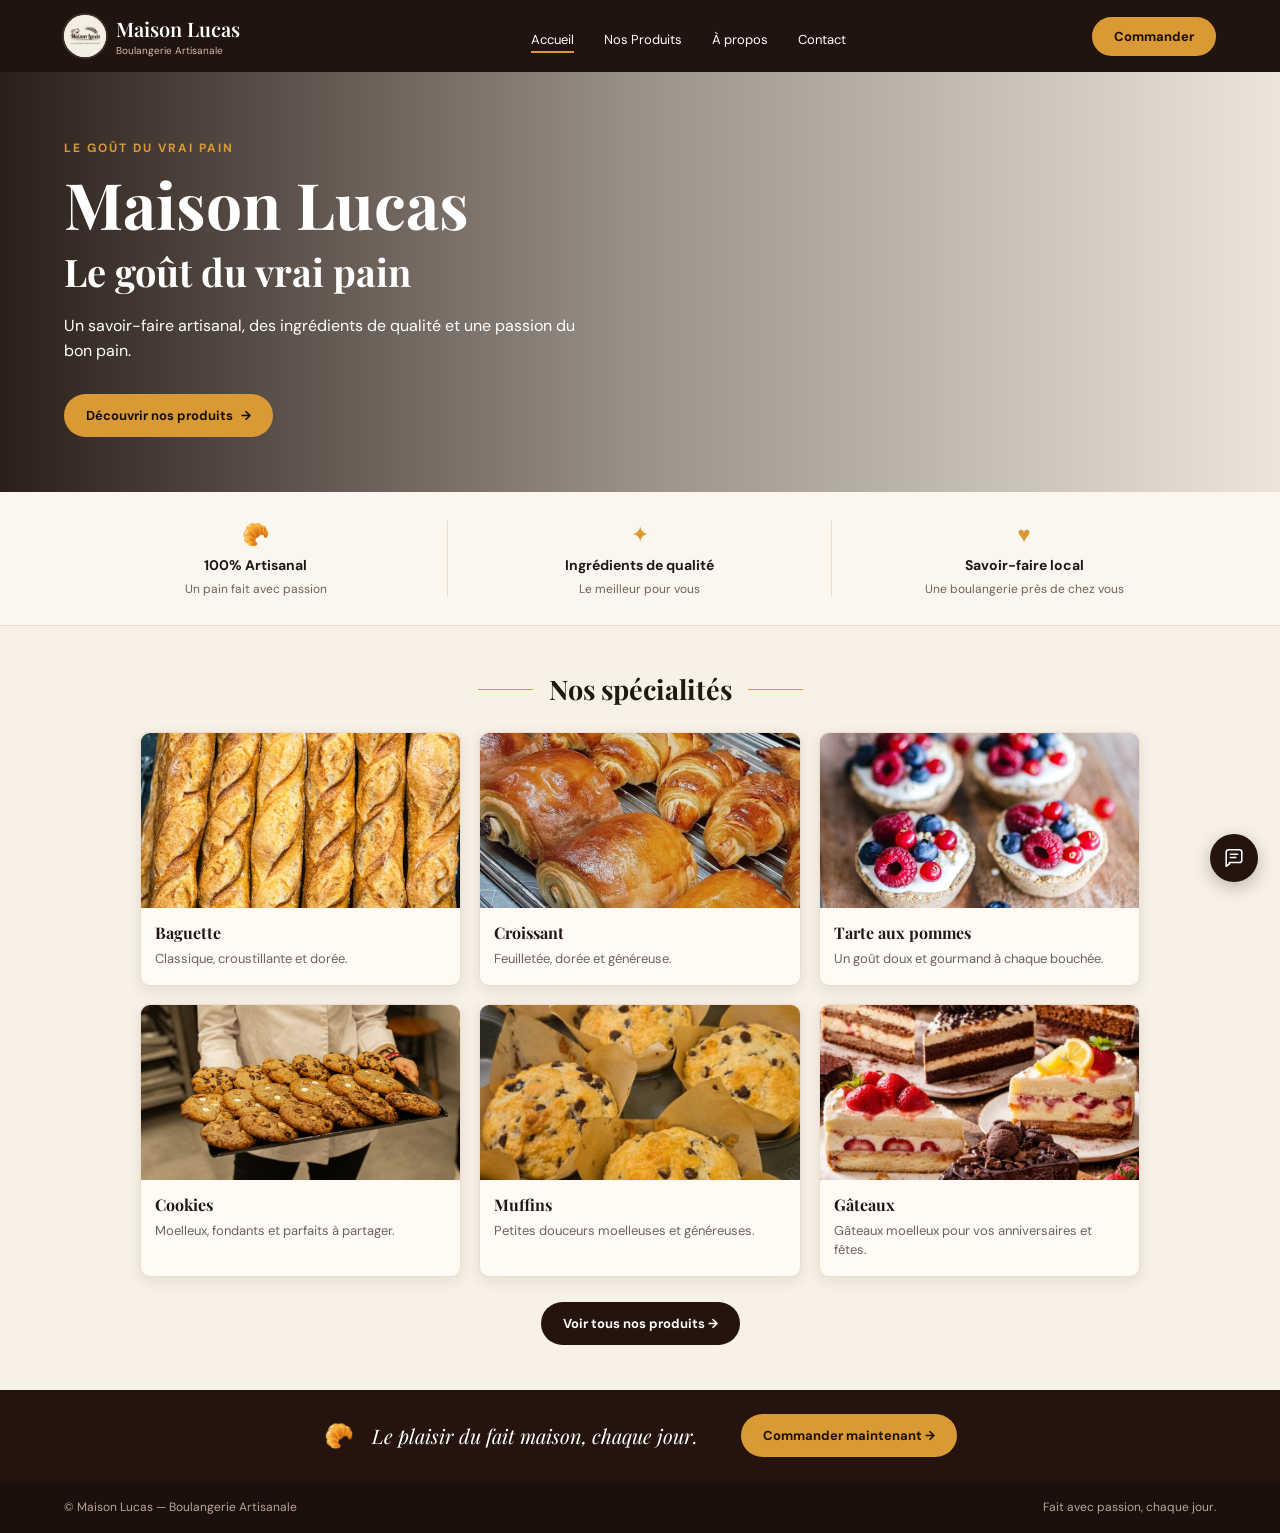
<file: index.html>
<!DOCTYPE html>
<html lang="fr">

<head>
    <meta charset="UTF-8">
    <meta name="viewport" content="width=device-width, initial-scale=1.0">
    <title>Maison Lucas | Boulangerie artisanale</title>
    <meta name="description"
        content="Maison Lucas, boulangerie artisanale au cœur de votre quartier. Découvrez nos pains, viennoiseries et pâtisseries faites maison.">
    <link rel="stylesheet" href="css/style.css">
    <script src="js/script.js" defer></script>
</head>

<body>
    <header class="site-header">
        <a class="brand" href="index.html" aria-label="Maison Lucas accueil">
            <span class="brand-mark"><img src="images/logo-maison-lucas.jpeg" alt="Logo Maison Lucas"></span>
            <span>
                <b>Maison Lucas</b>
                <small>Boulangerie Artisanale</small>
            </span>
        </a>

        <button class="menu-toggle" aria-label="Ouvrir le menu">☰</button>

        <nav>
            <a class="active" href="index.html">Accueil</a>
            <a href="produits.html">Nos Produits</a>
            <a href="apropos.html">À propos</a>
            <a href="contact.html">Contact</a>
        </nav>

        <a class="header-cta" href="contact.html#message">Commander</a>
    </header>

    <main>
        <section class="hero home-hero">
            <div class="hero-content">
                <p class="eyebrow">Le goût du vrai pain</p>
                <h1>Maison Lucas</h1>
                <h2>Le goût du vrai pain</h2>
                <p>Un savoir-faire artisanal, des ingrédients de qualité et une passion du bon pain.</p>
                <a class="btn" href="produits.html">Découvrir nos produits <span>→</span></a>
            </div>
        </section>

        <section class="qualities">
            <article>
                <span>🥐</span>
                <b>100% Artisanal</b>
                <small>Un pain fait avec passion</small>
            </article>
            <article>
                <span>✦</span>
                <b>Ingrédients de qualité</b>
                <small>Le meilleur pour vous</small>
            </article>
            <article>
                <span>♥</span>
                <b>Savoir-faire local</b>
                <small>Une boulangerie près de chez vous</small>
            </article>
        </section>

        <section class="section">
            <div class="section-heading">
                <span></span>
                <h2>Nos spécialités</h2>
                <span></span>
            </div>

            <div class="product-grid compact">
                <a class="product-card" href="produits.html">
                    <img src="images/baguette-artisanale.jpeg" alt="Baguette artisanale">
                    <h3>Baguette</h3>
                    <p>Classique, croustillante et dorée.</p>
                </a>

                <a class="product-card" href="produits.html">
                    <img src="images/croissants.jpg" alt="Croissants dorés">
                    <h3>Croissant</h3>
                    <p>Feuilletée, dorée et généreuse.</p>
                </a>

                <a class="product-card" href="produits.html">
                    <img src="images/tarte-aux-pommes.jpeg" alt="Tarte aux pommes">
                    <h3>Tarte aux pommes</h3>
                    <p>Un goût doux et gourmand à chaque bouchée.</p>
                </a>

                <a class="product-card" href="produits.html">
                    <img src="images/cookies.jpeg" alt="Cookies">
                    <h3>Cookies</h3>
                    <p>Moelleux, fondants et parfaits à partager.</p>
                </a>

                <a class="product-card" href="produits.html">
                    <img src="images/muffins.jpg" alt="Muffins">
                    <h3>Muffins</h3>
                    <p>Petites douceurs moelleuses et généreuses.</p>
                </a>

                <a class="product-card" href="produits.html">
                    <img src="images/gateau.jpg" alt="Muffins">
                    <h3>Gâteaux</h3>
                    <p>Gâteaux moelleux pour vos anniversaires et fêtes.</p>
                </a>
            </div>

            <div class="center">
                <a class="btn btn-dark" href="produits.html">Voir tous nos produits →</a>
            </div>
        </section>

        <section class="quote-band">
            <span>🥐</span>
            <em>Le plaisir du fait maison, chaque jour.</em>
            <a class="btn" href="contact.html">Commander maintenant →</a>
        </section>
    </main>

    <footer>
        <span>© Maison Lucas — Boulangerie Artisanale</span>
        <span>Fait avec passion, chaque jour.</span>
    </footer>

    <div class="chat-widget">
        <button class="chat-launch" aria-label="Ouvrir le chatbot">
            <svg viewBox="0 0 24 24" aria-hidden="true">
                <path d="M7 18.5L3.5 21V5.5A2.5 2.5 0 0 1 6 3h12a2.5 2.5 0 0 1 2.5 2.5v9A2.5 2.5 0 0 1 18 17H7Z" />
                <path d="M8 8h8M8 11.5h6" />
            </svg>
        </button>
        <section class="chat-panel">
            <div class="chat-head">
                <span>🥐 <b>Maison Lucas</b></span>
                <button class="chat-close" aria-label="Fermer le chat">×</button>
            </div>

            <div class="chat-messages">
                <div class="bot-message">Bonjour ! 👋<br>Comment puis-je vous aider aujourd'hui ?</div>
                <div class="quick-replies">
                    <button type="button" data-chat="Voir les produits">Voir les produits</button>
                    <button type="button" data-chat="Quels sont vos horaires ?">Horaires</button>
                    <button type="button" data-chat="Où vous trouver ?">Où nous trouver ?</button>
                </div>
            </div>

            <form class="chat-form">
                <input type="text" aria-label="Votre message" placeholder="Écrivez votre message..." required>
                <button type="submit" aria-label="Envoyer">➤</button>
            </form>
        </section>
    </div>
</body>

</html>
</file>
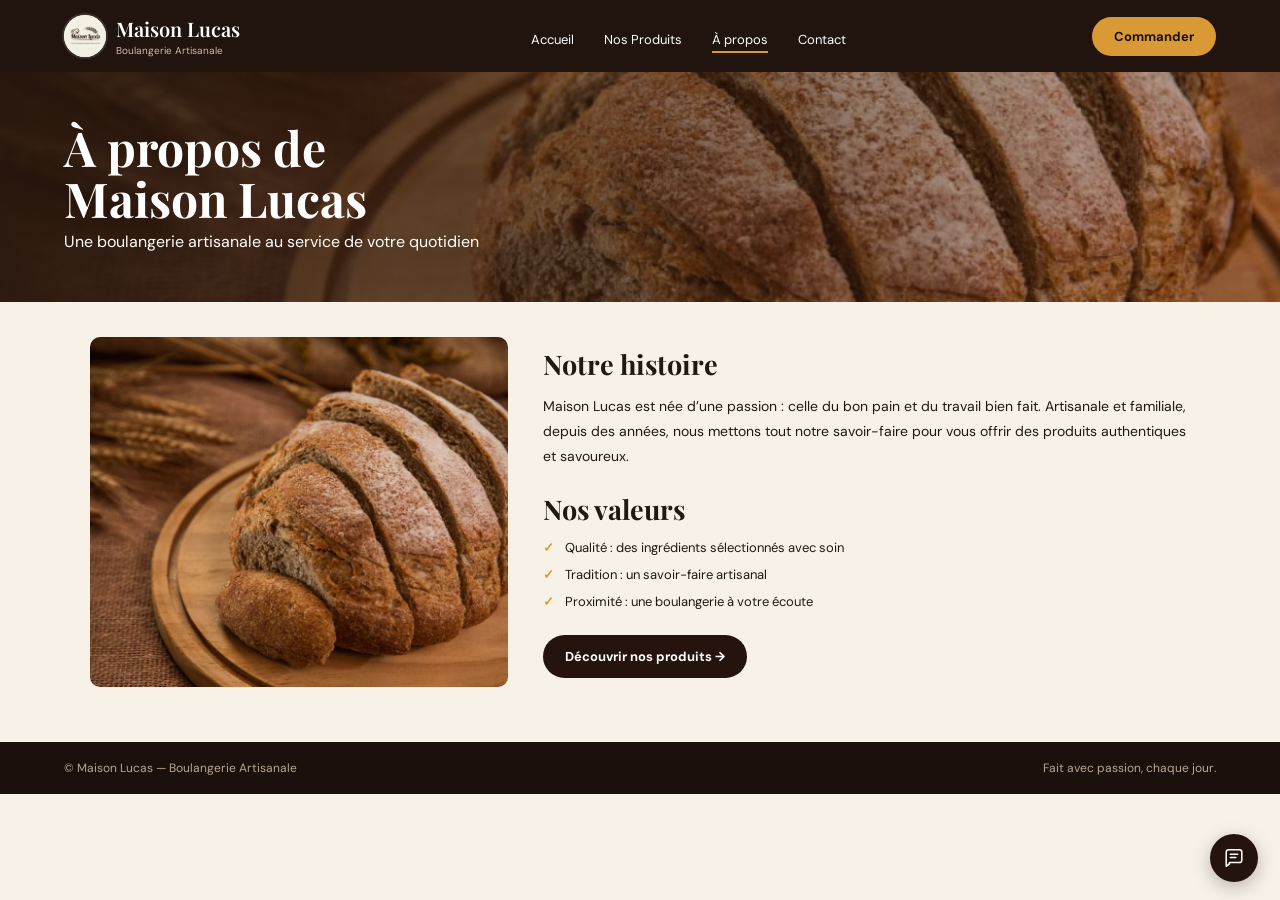
<file: apropos.html>
<!DOCTYPE html>
<html lang="fr">

<head>
    <meta charset="UTF-8">
    <meta name="viewport" content="width=device-width, initial-scale=1.0">
    <title>À propos | Maison Lucas</title>
    <meta name="description"
        content="À propos de Maison Lucas, une boulangerie artisanale qui cultive le goût du vrai pain et le savoir-faire local.">
    <link rel="stylesheet" href="css/style.css">
    <script src="js/script.js" defer></script>
</head>

<body>
    <header class="site-header">
        <a class="brand" href="index.html" aria-label="Maison Lucas accueil">
            <span class="brand-mark"><img src="images/logo-maison-lucas.jpeg" alt="Logo Maison Lucas"></span>
            <span>
                <b>Maison Lucas</b>
                <small>Boulangerie Artisanale</small>
            </span>
        </a>

        <button class="menu-toggle" aria-label="Ouvrir le menu">☰</button>

        <nav>
            <a href="index.html">Accueil</a>
            <a href="produits.html">Nos Produits</a>
            <a class="active" href="apropos.html">À propos</a>
            <a href="contact.html">Contact</a>
        </nav>

        <a class="header-cta" href="contact.html#message">Commander</a>
    </header>

    <main>
        <section class="page-hero about-hero">
            <div>
                <h1>À propos de<br>Maison Lucas</h1>
                <p>Une boulangerie artisanale au service de votre quotidien</p>
            </div>
        </section>

        <section class="about-content">
            <img src="images/atelier-boulangerie-2.jpeg" alt="Façade chaleureuse de boulangerie">
            <div>
                <h2>Notre histoire</h2>
                <p>Maison Lucas est née d’une passion : celle du bon pain et du travail bien fait. Artisanale et
                    familiale, depuis des années, nous mettons tout notre savoir-faire pour vous offrir des produits
                    authentiques et savoureux.</p>

                <h2>Nos valeurs</h2>
                <ul class="values">
                    <li><b>✓</b> Qualité : des ingrédients sélectionnés avec soin</li>
                    <li><b>✓</b> Tradition : un savoir-faire artisanal</li>
                    <li><b>✓</b> Proximité : une boulangerie à votre écoute</li>
                </ul>

                <a class="btn btn-dark" href="produits.html">Découvrir nos produits →</a>
            </div>
        </section>
    </main>

    <footer>
        <span>© Maison Lucas — Boulangerie Artisanale</span>
        <span>Fait avec passion, chaque jour.</span>
    </footer>

    <div class="chat-widget">
        <button class="chat-launch" aria-label="Ouvrir le chatbot">
            <svg viewBox="0 0 24 24" aria-hidden="true">
                <path d="M7 18.5L3.5 21V5.5A2.5 2.5 0 0 1 6 3h12a2.5 2.5 0 0 1 2.5 2.5v9A2.5 2.5 0 0 1 18 17H7Z" />
                <path d="M8 8h8M8 11.5h6" />
            </svg>
        </button>
        <section class="chat-panel">
            <div class="chat-head">
                <span>🥐 <b>Maison Lucas</b></span>
                <button class="chat-close" aria-label="Fermer le chat">×</button>
            </div>

            <div class="chat-messages">
                <div class="bot-message">Bonjour ! Souhaitez-vous en savoir plus sur notre histoire ? 😊</div>
                <div class="quick-replies">
                    <button type="button" data-chat="Nos produits">Nos produits</button>
                    <button type="button" data-chat="Vos horaires">Nos horaires</button>
                    <button type="button" data-chat="Nous contacter">Nous contacter</button>
                </div>
            </div>

            <form class="chat-form">
                <input type="text" aria-label="Votre message" placeholder="Écrivez votre message..." required>
                <button type="submit" aria-label="Envoyer">➤</button>
            </form>
        </section>
    </div>
</body>

</html>
</file>
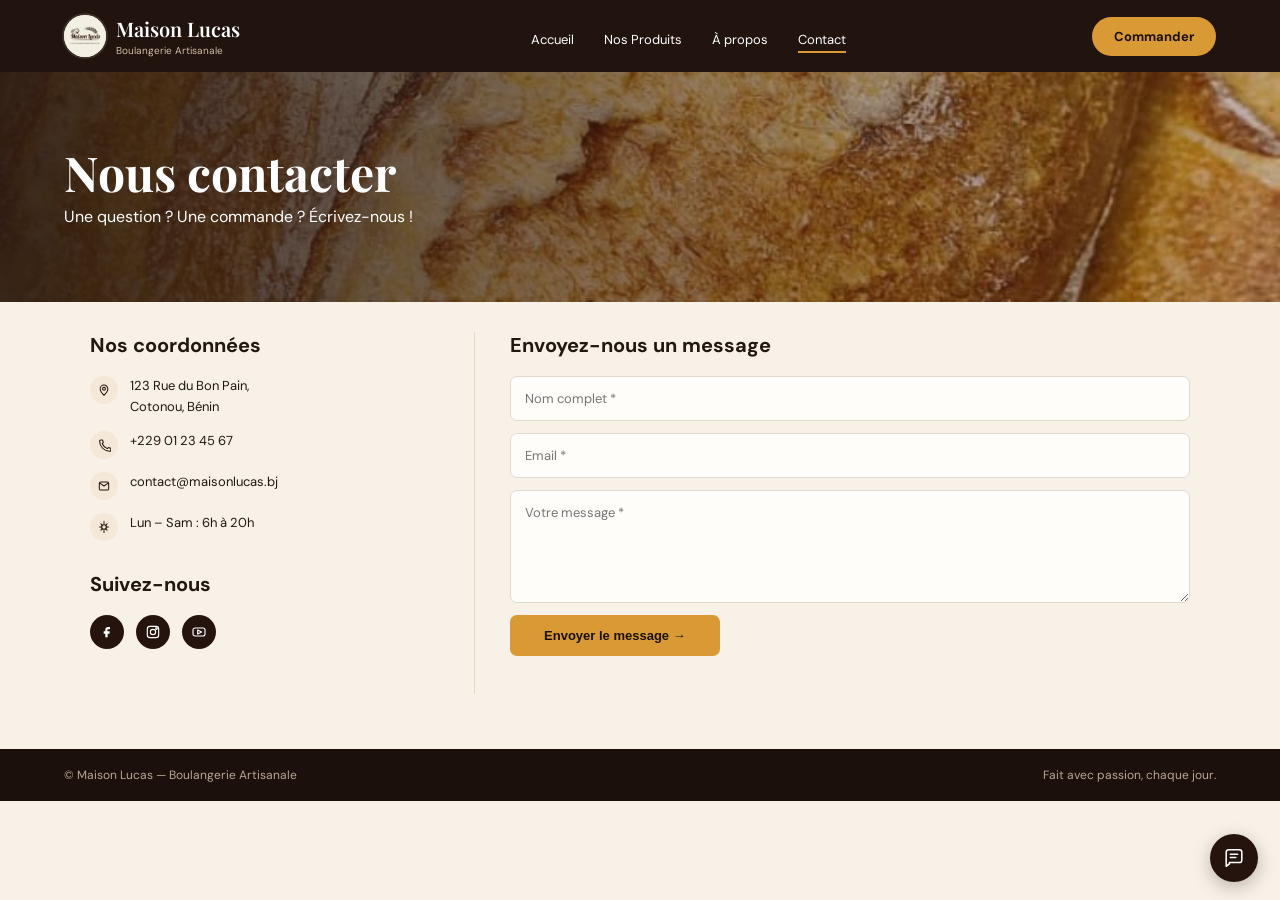
<file: contact.html>
<!DOCTYPE html>
<html lang="fr">

<head>
    <meta charset="UTF-8">
    <meta name="viewport" content="width=device-width, initial-scale=1.0">
    <title>Contact | Maison Lucas</title>
    <meta name="description"
        content="Contactez Maison Lucas pour passer commande, poser une question ou nous rendre visite.">
    <link rel="stylesheet" href="css/style.css">
    <script src="js/script.js" defer></script>
</head>

<body>
    <header class="site-header">
        <a class="brand" href="index.html" aria-label="Maison Lucas accueil">
            <span class="brand-mark"><img src="images/logo-maison-lucas.jpeg" alt="Logo Maison Lucas"></span>
            <span>
                <b>Maison Lucas</b>
                <small>Boulangerie Artisanale</small>
            </span>
        </a>

        <button class="menu-toggle" aria-label="Ouvrir le menu">☰</button>

        <nav>
            <a href="index.html">Accueil</a>
            <a href="produits.html">Nos Produits</a>
            <a href="apropos.html">À propos</a>
            <a class="active" href="contact.html">Contact</a>
        </nav>

        <a class="header-cta" href="#message">Commander</a>
    </header>

    <main>
        <section class="page-hero contact-hero">
            <div>
                <h1>Nous contacter</h1>
                <p>Une question ? Une commande ? Écrivez-nous !</p>
            </div>
        </section>

        <section class="contact-layout">
            <aside>
                <h2>Nos coordonnées</h2>
                <p class="contact-item">
                    <span class="contact-icon" aria-hidden="true">
                        <svg viewBox="0 0 24 24">
                            <path d="M12 21s6.5-5.8 6.5-11A6.5 6.5 0 0 0 5.5 10c0 5.2 6.5 11 6.5 11Z" />
                            <circle cx="12" cy="10" r="2.5" />
                        </svg>
                    </span>
                    <span>123 Rue du Bon Pain,<br>Cotonou, Bénin</span>
                </p>
                <p class="contact-item">
                    <span class="contact-icon" aria-hidden="true">
                        <svg viewBox="0 0 24 24">
                            <path
                                d="M6.5 3.5h3l1.3 4.2-1.8 1.8a14.9 14.9 0 0 0 8.7 8.7l1.8-1.8 4.2 1.3v3a2 2 0 0 1-2 2A17.5 17.5 0 0 1 4.5 5.5a2 2 0 0 1 2-2Z" />
                        </svg>
                    </span>
                    <span>+229 01 23 45 67</span>
                </p>
                <p class="contact-item">
                    <span class="contact-icon" aria-hidden="true">
                        <svg viewBox="0 0 24 24">
                            <path
                                d="M4 7.5A2.5 2.5 0 0 1 6.5 5h11A2.5 2.5 0 0 1 20 7.5v9A2.5 2.5 0 0 1 17.5 19h-11A2.5 2.5 0 0 1 4 16.5v-9Z" />
                            <path d="m5 7 7 5 7-5" />
                        </svg>
                    </span>
                    <span>contact@maisonlucas.bj</span>
                </p>
                <p class="contact-item">
                    <span class="contact-icon" aria-hidden="true">
                        <svg viewBox="0 0 24 24">
                            <path
                                d="M12 2.5v3.5M12 18v3.5M4.5 12h3.5M16 12h3.5M6.7 6.7l2.5 2.5M14.8 14.8l2.5 2.5M17.3 6.7l-2.5 2.5M9.2 14.8l-2.5 2.5" />
                            <circle cx="12" cy="12" r="4" />
                        </svg>
                    </span>
                    <span>Lun – Sam : 6h à 20h</span>
                </p>

                <h2>Suivez-nous</h2>
                <div class="socials">
                    <a href="#" aria-label="Facebook">
                        <svg class="social-icon" viewBox="0 0 24 24" aria-hidden="true">
                            <path
                                d="M14 8h2.5V4.5H13.7A4.2 4.2 0 0 0 9.5 8.7V11H7v3.5h2.5V20h3.5v-5.5h2.8L16 11h-3.5V9.1c0-.7.5-1.1 1.5-1.1Z" />
                        </svg>
                    </a>
                    <a href="#" aria-label="Instagram">
                        <svg class="social-icon" viewBox="0 0 24 24" aria-hidden="true">
                            <rect x="3.5" y="3.5" width="17" height="17" rx="4" />
                            <circle cx="12" cy="12" r="4" />
                            <circle cx="17.2" cy="6.8" r="1.2" />
                        </svg>
                    </a>
                    <a href="#" aria-label="YouTube">
                        <svg class="social-icon" viewBox="0 0 24 24" aria-hidden="true">
                            <rect x="3" y="6" width="18" height="12" rx="3" />
                            <path d="m10 9 6 3-6 3V9Z" />
                        </svg>
                    </a>
                </div>
            </aside>

            <section class="contact-form-wrap" id="message">
                <h2>Envoyez-nous un message</h2>
                <form class="contact-form">
                    <input name="name" type="text" placeholder="Nom complet *" required>
                    <input name="email" type="email" placeholder="Email *" required>
                    <textarea name="message" placeholder="Votre message *" rows="5" required></textarea>
                    <button class="btn" type="submit">Envoyer le message →</button>
                    <p class="form-status" aria-live="polite"></p>
                </form>
            </section>
        </section>
    </main>

    <footer>
        <span>© Maison Lucas — Boulangerie Artisanale</span>
        <span>Fait avec passion, chaque jour.</span>
    </footer>

    <div class="chat-widget">
        <button class="chat-launch" aria-label="Ouvrir le chatbot">
            <svg viewBox="0 0 24 24" aria-hidden="true">
                <path d="M7 18.5L3.5 21V5.5A2.5 2.5 0 0 1 6 3h12a2.5 2.5 0 0 1 2.5 2.5v9A2.5 2.5 0 0 1 18 17H7Z" />
                <path d="M8 8h8M8 11.5h6" />
            </svg>
        </button>
        <section class="chat-panel">
            <div class="chat-head">
                <span>🥐 <b>Maison Lucas</b></span>
                <button class="chat-close" aria-label="Fermer le chat">×</button>
            </div>

            <div class="chat-messages">
                <div class="bot-message">Bonjour ! Merci de nous contacter 😊</div>
                <div class="quick-replies">
                    <button type="button" data-chat="Quels sont vos horaires ?">Horaires</button>
                    <button type="button" data-chat="Je veux passer une commande">Commande</button>
                    <button type="button" data-chat="J'ai une autre question">Autre question</button>
                </div>
            </div>

            <form class="chat-form">
                <input type="text" aria-label="Votre message" placeholder="Écrivez votre message..." required>
                <button type="submit" aria-label="Envoyer">➤</button>
            </form>
        </section>
    </div>
</body>

</html>
</file>
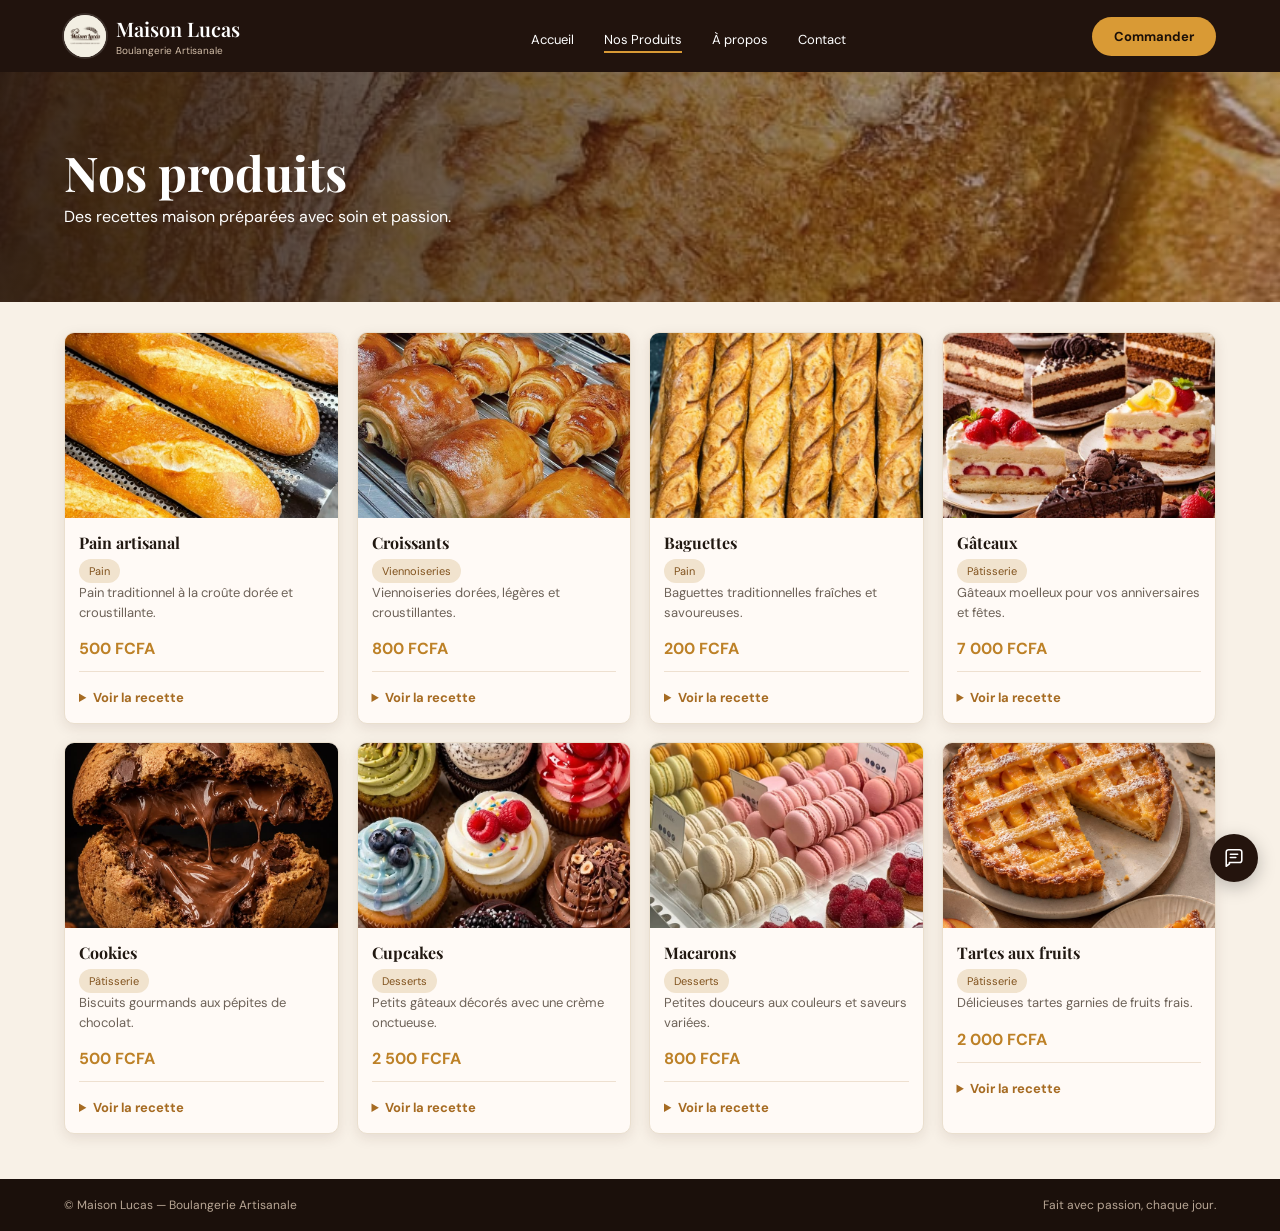
<file: produits.html>
<!DOCTYPE html>
<html lang="fr">

<head>
    <meta charset="UTF-8">
    <meta name="viewport" content="width=device-width, initial-scale=1.0">
    <title>Nos Produits - Maison Lucas</title>
    <meta name="description"
        content="Découvrez nos pains, pâtisseries et viennoiseries artisanales préparées chaque jour par Maison Lucas.">
    <link rel="stylesheet" href="css/style.css">
    <script src="js/script.js" defer></script>
</head>

<body>
    <header class="site-header">
        <a class="brand" href="index.html" aria-label="Maison Lucas accueil">
            <span class="brand-mark"><img src="images/logo-maison-lucas.jpeg" alt="Logo Maison Lucas"></span>
            <span>
                <b>Maison Lucas</b>
                <small>Boulangerie Artisanale</small>
            </span>
        </a>

        <button class="menu-toggle" aria-label="Ouvrir le menu">☰</button>

        <nav>
            <a href="index.html">Accueil</a>
            <a class="active" href="produits.html">Nos Produits</a>
            <a href="apropos.html">À propos</a>
            <a href="contact.html">Contact</a>
        </nav>

        <a class="header-cta" href="contact.html#message">Commander</a>
    </header>

    <main>
        <section class="page-hero products-hero">
            <div>
                <h1>Nos produits</h1>
                <p>Des recettes maison préparées avec soin et passion.</p>
            </div>
        </section>

        <section class="section products-section">
            <div class="product-grid">
                <article class="product-card product-detail-card">
                    <img src="images/pain-artisanal.jpg" alt="Pain artisanal">
                    <div class="product-info">
                        <h3>Pain artisanal</h3>
                        <span class="category">Pain</span>
                        <p>Pain traditionnel à la croûte dorée et croustillante.</p>
                        <span class="prix">500 FCFA</span>
                        <details>
                            <summary>Voir la recette</summary>
                            <div class="recette">
                                <strong>Ingrédients :</strong> Farine, eau, levure, sel.<br>
                                <strong>Préparation :</strong> Mélanger, pétrir, laisser lever puis cuire au four.
                            </div>
                        </details>
                    </div>
                </article>

                <article class="product-card product-detail-card">
                    <img src="images/croissants.jpg" alt="Croissants">
                    <div class="product-info">
                        <h3>Croissants</h3>
                        <span class="category">Viennoiseries</span>
                        <p>Viennoiseries dorées, légères et croustillantes.</p>
                        <span class="prix">800 FCFA</span>
                        <details>
                            <summary>Voir la recette</summary>
                            <div class="recette">
                                <strong>Ingrédients :</strong> Farine, beurre, lait, sucre, levure.<br>
                                <strong>Préparation :</strong> Pâte levée, beurre en pliages, façonnage et cuisson.
                            </div>
                        </details>
                    </div>
                </article>

                <article class="product-card product-detail-card">
                    <img src="images/baguette-artisanale.jpeg" alt="Baguettes">
                    <div class="product-info">
                        <h3>Baguettes</h3>
                        <span class="category">Pain</span>
                        <p>Baguettes traditionnelles fraîches et savoureuses.</p>
                        <span class="prix">200 FCFA</span>
                        <details>
                            <summary>Voir la recette</summary>
                            <div class="recette">
                                <strong>Ingrédients :</strong> Farine, eau, sel, levure.<br>
                                <strong>Préparation :</strong> Pétrir, reposer, façonner et cuire au four.
                            </div>
                        </details>
                    </div>
                </article>

                <article class="product-card product-detail-card">
                    <img src="images/gateau.jpg" alt="Gâteaux">
                    <div class="product-info">
                        <h3>Gâteaux</h3>
                        <span class="category">Pâtisserie</span>
                        <p>Gâteaux moelleux pour vos anniversaires et fêtes.</p>
                        <span class="prix">7 000 FCFA</span>
                        <details>
                            <summary>Voir la recette</summary>
                            <div class="recette">
                                <strong>Ingrédients :</strong> Farine, œufs, sucre, beurre, levure.<br>
                                <strong>Préparation :</strong> Mélanger, battre et cuire au four.
                            </div>
                        </details>
                    </div>
                </article>

                <article class="product-card product-detail-card">
                    <img src="images/cookies-maison.jpg" alt="Cookies">
                    <div class="product-info">
                        <h3>Cookies</h3>
                        <span class="category">Pâtisserie</span>
                        <p>Biscuits gourmands aux pépites de chocolat.</p>
                        <span class="prix">500 FCFA</span>
                        <details>
                            <summary>Voir la recette</summary>
                            <div class="recette">
                                <strong>Ingrédients :</strong> Farine, beurre, sucre, œuf, chocolat.<br>
                                <strong>Préparation :</strong> Mélanger, former des boules et cuire au four.
                            </div>
                        </details>
                    </div>
                </article>

                <article class="product-card product-detail-card">
                    <img src="images/cupcakes.jpg" alt="Cupcakes">
                    <div class="product-info">
                        <h3>Cupcakes</h3>
                        <span class="category">Desserts</span>
                        <p>Petits gâteaux décorés avec une crème onctueuse.</p>
                        <span class="prix">2 500 FCFA</span>
                        <details>
                            <summary>Voir la recette</summary>
                            <div class="recette">
                                <strong>Ingrédients :</strong> Farine, œufs, beurre, lait, sucre, levure.<br>
                                <strong>Préparation :</strong> Mélanger, cuire puis décorer avec une crème.
                            </div>
                        </details>
                    </div>
                </article>

                <article class="product-card product-detail-card">
                    <img src="images/macarons.jpg" alt="Macarons">
                    <div class="product-info">
                        <h3>Macarons</h3>
                        <span class="category">Desserts</span>
                        <p>Petites douceurs aux couleurs et saveurs variées.</p>
                        <span class="prix">800 FCFA</span>
                        <details>
                            <summary>Voir la recette</summary>
                            <div class="recette">
                                <strong>Ingrédients :</strong> Poudre d'amandes, sucre glace, blancs d'œufs.<br>
                                <strong>Préparation :</strong> Préparer la pâte, cuire et garnir.
                            </div>
                        </details>
                    </div>
                </article>

                <article class="product-card product-detail-card">
                    <img src="images/tarte-aux-fruits.jpg" alt="Tarte aux fruits">
                    <div class="product-info">
                        <h3>Tartes aux fruits</h3>
                        <span class="category">Pâtisserie</span>
                        <p>Délicieuses tartes garnies de fruits frais.</p>
                        <span class="prix">2 000 FCFA</span>
                        <details>
                            <summary>Voir la recette</summary>
                            <div class="recette">
                                <strong>Ingrédients :</strong> Farine, beurre, sucre, œufs, crème pâtissière,
                                fruits.<br>
                                <strong>Préparation :</strong> Pâte cuite, garniture et fruits disposés à la main.
                            </div>
                        </details>
                    </div>
                </article>
            </div>
        </section>
    </main>

    <footer>
        <span>© Maison Lucas — Boulangerie Artisanale</span>
        <span>Fait avec passion, chaque jour.</span>
    </footer>

    <div class="chat-widget">
        <button class="chat-launch" aria-label="Ouvrir le chatbot">
            <svg viewBox="0 0 24 24" aria-hidden="true">
                <path d="M7 18.5L3.5 21V5.5A2.5 2.5 0 0 1 6 3h12a2.5 2.5 0 0 1 2.5 2.5v9A2.5 2.5 0 0 1 18 17H7Z" />
                <path d="M8 8h8M8 11.5h6" />
            </svg>
        </button>
        <section class="chat-panel">
            <div class="chat-head">
                <span>🥐 <b>Maison Lucas</b></span>
                <button class="chat-close" aria-label="Fermer le chat">×</button>
            </div>

            <div class="chat-messages">
                <div class="bot-message">Bonjour ! Quel produit vous intéresse ?</div>
                <div class="quick-replies">
                    <button type="button" data-chat="Pains artisanaux">Pains</button>
                    <button type="button" data-chat="Viennoiseries">Viennoiseries</button>
                    <button type="button" data-chat="Pâtisseries">Pâtisseries</button>
                </div>
            </div>

            <form class="chat-form">
                <input type="text" aria-label="Votre message" placeholder="Écrivez votre message..." required>
                <button type="submit" aria-label="Envoyer">➤</button>
            </form>
        </section>
    </div>
</body>

</html>
</file>
<file: css/style.css>
@import url('https://fonts.googleapis.com/css2?family=DM+Sans:wght@400;500;600;700&family=Playfair+Display:wght@500;600;700&display=swap');

:root {
    --brown: #24140d;
    --brown2: #3a2114;
    --gold: #d99a35;
    --cream: #f8f1e7;
    --ink: #211811;
    --muted: #6d6258;
    --white: #ffffff;
    --shadow: rgba(37, 17, 10, 0.15);
}

* {
    box-sizing: border-box;
}

html {
    scroll-behavior: smooth;
}

body {
    margin: 0;
    background: var(--cream);
    color: var(--ink);
    font-family: 'DM Sans', Arial, sans-serif;
}

a {
    color: inherit;
    text-decoration: none;
}

img {
    max-width: 100%;
    display: block;
}

.site-header {
    height: 72px;
    padding: 0 5%;
    display: flex;
    align-items: center;
    justify-content: space-between;
    background: #21130d;
    color: #fff;
    gap: 24px;
    position: sticky;
    top: 0;
    z-index: 20;
}

.brand {
    display: flex;
    align-items: center;
    gap: 10px;
    min-width: 220px;
}

.brand-mark {
    display: inline-flex;
    align-items: center;
    justify-content: center;
    width: 42px;
    height: 42px;
    border-radius: 50%;
    overflow: hidden;
    background: #f7efe8;
    box-shadow: 0 0 0 2px rgba(255, 255, 255, 0.12);
}

.brand-mark img {
    width: 100%;
    height: 100%;
    object-fit: cover;
    display: block;
}

.brand b {
    display: block;
    font: 600 20px 'Playfair Display', serif;
}

.brand small {
    display: block;
    font-size: 10px;
    color: #d2bda8;
    margin-top: 2px;
}

.site-header nav {
    display: flex;
    gap: 30px;
    align-items: center;
    font-size: 13px;
}

.site-header nav a {
    padding: 26px 0 20px;
    position: relative;
}

.site-header nav a.active::after,
.site-header nav a:hover::after {
    content: "";
    position: absolute;
    bottom: 15px;
    left: 0;
    width: 100%;
    height: 2px;
    background: var(--gold);
}

.header-cta,
.btn {
    display: inline-flex;
    align-items: center;
    justify-content: center;
    gap: 8px;
    border: 0;
    border-radius: 30px;
    background: var(--gold);
    color: #1b1008;
    font-weight: 700;
    font-size: 13px;
    padding: 13px 22px;
    cursor: pointer;
    transition: transform 0.2s ease, opacity 0.2s ease;
}

.header-cta {
    padding: 11px 22px;
}

.btn:hover,
.header-cta:hover {
    transform: translateY(-1px);
}

.menu-toggle {
    display: none;
    background: none;
    color: white;
    border: 0;
    font-size: 24px;
}

.hero {
    min-height: 420px;
    background: linear-gradient(90deg, rgba(25, 13, 7, 0.92), rgba(25, 13, 7, 0.42), rgba(25, 13, 7, 0.05)), url('https://images.unsplash.com/photo-1509440159596-0249088772ff?auto=format&fit=crop&w=1800&q=90') center/cover;
    display: flex;
    align-items: center;
    color: white;
}

.hero-content {
    padding: 55px 5%;
    max-width: 650px;
}

.eyebrow {
    font: 700 12px 'DM Sans';
    letter-spacing: 2px;
    text-transform: uppercase;
    color: var(--gold);
}

h1,
h2,
h3 {
    font-family: 'Playfair Display', Georgia, serif;
}

h1 {
    font-size: clamp(42px, 5vw, 64px);
    line-height: 1.05;
    margin: 8px 0;
}

.hero h2 {
    font-size: clamp(27px, 3vw, 38px);
    margin: 0 0 14px;
}

.hero p {
    line-height: 1.6;
}

.hero .btn {
    margin-top: 14px;
}

.qualities {
    display: grid;
    grid-template-columns: repeat(3, 1fr);
    padding: 28px 5%;
    background: #fbf6ee;
    text-align: center;
    border-bottom: 1px solid #eadfce;
}

.qualities article {
    display: flex;
    flex-direction: column;
    gap: 7px;
    border-right: 1px solid #e8ddce;
}

.qualities article:last-child {
    border: 0;
}

.qualities span {
    font-size: 22px;
    color: var(--gold);
}

.qualities b {
    font-size: 14px;
}

.qualities small {
    font-size: 12px;
    color: var(--muted);
}

.section {
    padding: 45px 5%;
}

.section-heading {
    display: flex;
    align-items: center;
    justify-content: center;
    gap: 16px;
    margin-bottom: 25px;
}

.section-heading span {
    width: 55px;
    height: 1px;
    background: var(--gold);
}

.section-heading h2 {
    font-size: 27px;
    margin: 0;
}

.product-grid {
    display: grid;
    grid-template-columns: repeat(4, minmax(0, 1fr));
    gap: 18px;
}

.product-grid.compact {
    grid-template-columns: repeat(3, minmax(0, 1fr));
    max-width: 1000px;
    margin: auto;
}

.product-card {
    display: block;
    background: #fffaf3;
    border: 1px solid #eadfce;
    border-radius: 10px;
    overflow: hidden;
    box-shadow: 0 4px 14px rgba(58, 33, 20, 0.1);
    transition: transform 0.2s ease;
}

.product-card:hover {
    transform: translateY(-4px);
}

.product-card img {
    width: 100%;
    height: 185px;
    object-fit: cover;
    display: block;
}

.compact .product-card img {
    height: 175px;
}

.product-card h3 {
    font-size: 16px;
    margin: 14px 14px 6px;
}

.product-card p {
    font-size: 13px;
    line-height: 1.5;
    color: var(--muted);
    margin: 0 14px 16px;
}

.product-info {
    padding: 0 0 12px;
}

.category {
    display: inline-block;
    margin: 0 14px;
    padding: 5px 10px;
    border-radius: 20px;
    background: #f1e3ce;
    color: #80521d;
    font-size: 11px;
}

.center {
    text-align: center;
    margin-top: 25px;
}

.btn-dark {
    background: var(--brown);
    color: white;
}

.quote-band {
    display: flex;
    align-items: center;
    justify-content: center;
    gap: 18px;
    background: var(--brown);
    color: #fff;
    padding: 24px 5%;
}

.quote-band span {
    color: var(--gold);
    font-size: 24px;
}

.quote-band em {
    font: italic 20px 'Playfair Display', serif;
}

.quote-band .btn {
    margin-left: 25px;
}

footer {
    display: flex;
    justify-content: space-between;
    padding: 18px 5%;
    font-size: 12px;
    color: #b9a796;
    background: #1b100b;
}

.page-hero {
    min-height: 230px;
    display: flex;
    align-items: center;
    padding: 35px 5%;
    color: white;
    background-position: center;
    background-size: cover;
}

.page-hero h1 {
    font-size: 48px;
    margin: 0 0 8px;
}

.page-hero p {
    margin: 0;
}

.products-hero {
    background-image: linear-gradient(90deg, #28170ee8, #28170e35), url('../images/atelier-boulangerie-1.jpeg');
}

.about-hero {
    background-image: linear-gradient(90deg, #28170ee8, #28170e25), url('../images/atelier-boulangerie-2.jpeg');
}

.contact-hero {
    background-image: linear-gradient(90deg, #28170ee8, #28170e25), url('../images/atelier-boulangerie-1.jpeg');
}

.products-section {
    padding-top: 30px;
    padding-bottom: 45px;
}

.about-content {
    display: grid;
    grid-template-columns: minmax(250px, 38%) 1fr;
    gap: 35px;
    align-items: center;
    padding: 35px 7% 55px;
}

.about-content>img {
    width: 100%;
    height: 350px;
    object-fit: cover;
    border-radius: 10px;
}

.about-content h2 {
    font-size: 27px;
    margin: 0 0 12px;
}

.about-content p {
    font-size: 14px;
    line-height: 1.8;
    margin: 0 0 22px;
}

.values {
    list-style: none;
    padding: 0;
    margin: 0 0 25px;
    font-size: 13px;
}

.values li {
    margin: 10px 0;
}

.values b {
    color: var(--gold);
    margin-right: 8px;
}

.contact-layout {
    display: grid;
    grid-template-columns: 35% 1fr;
    gap: 35px;
    padding: 30px 7% 55px;
}

.contact-layout h2 {
    font: 700 20px 'DM Sans';
    margin: 0 0 18px;
}

.contact-layout aside {
    border-right: 1px solid #e4d8c8;
    padding-right: 25px;
}

.contact-layout aside p {
    display: flex;
    gap: 12px;
    align-items: flex-start;
    font-size: 13px;
    line-height: 1.6;
}

.contact-item {
    display: flex;
    align-items: flex-start;
    gap: 12px;
    margin-bottom: 12px;
}

.contact-icon {
    display: inline-flex;
    align-items: center;
    justify-content: center;
    width: 28px;
    height: 28px;
    border-radius: 50%;
    background: #f4e8d8;
    color: var(--brown);
    flex-shrink: 0;
}

.contact-icon svg {
    width: 14px;
    height: 14px;
    stroke: currentColor;
    fill: none;
    stroke-width: 1.8;
    stroke-linecap: round;
    stroke-linejoin: round;
}

.contact-layout aside h2:nth-of-type(2) {
    margin-top: 30px;
}

.socials {
    display: flex;
    gap: 12px;
}

.socials a {
    display: grid;
    place-items: center;
    width: 34px;
    height: 34px;
    background: var(--brown);
    color: white;
    border-radius: 50%;
    font-weight: 700;
    transition: transform 0.2s ease, opacity 0.2s ease;
}

.socials a:hover {
    transform: translateY(-1px);
}

.social-icon {
    width: 16px;
    height: 16px;
    fill: none;
    stroke: currentColor;
    stroke-width: 1.7;
    stroke-linecap: round;
    stroke-linejoin: round;
}

.socials a:nth-child(1) .social-icon {
    fill: currentColor;
    stroke: none;
}

.contact-form {
    display: flex;
    flex-direction: column;
    gap: 12px;
}

.contact-form input,
.contact-form textarea {
    width: 100%;
    padding: 13px 14px;
    border: 1px solid #e2d8cd;
    border-radius: 7px;
    background: #fffdf9;
    font: 13px 'DM Sans';
    resize: vertical;
}

.contact-form .btn {
    align-self: flex-start;
    border-radius: 7px;
    min-width: 210px;
}

.form-status {
    font-size: 13px;
    color: #6c4b20;
}

.product-detail-card {
    background: #fffaf6;
}

.prix {
    display: block;
    color: #bd8127;
    font-weight: bold;
    margin: 12px 14px;
}

details {
    border-top: 1px solid #eee0d0;
    padding-top: 12px;
    font-size: 13px;
    margin: 0 14px;
}

summary {
    cursor: pointer;
    color: #a66b22;
    font-weight: bold;
    padding: 5px 0;
}

.recette {
    padding: 10px 0;
    line-height: 1.7;
}

.chat-widget {
    position: fixed;
    right: 22px;
    bottom: 18px;
    z-index: 50;
}

.chat-launch {
    width: 48px;
    height: 48px;
    border: 0;
    border-radius: 50%;
    background: var(--brown);
    color: white;
    box-shadow: 0 5px 18px rgba(0, 0, 0, 0.25);
    cursor: pointer;
    display: grid;
    place-items: center;
}

.chat-launch svg {
    width: 22px;
    height: 22px;
    stroke: currentColor;
    fill: none;
    stroke-width: 1.7;
    stroke-linecap: round;
    stroke-linejoin: round;
}

.chat-panel {
    display: none;
    position: absolute;
    right: 0;
    bottom: 58px;
    width: 310px;
    background: #fff;
    border: 1px solid #eadfce;
    border-radius: 14px;
    box-shadow: 0 12px 35px rgba(0, 0, 0, 0.12);
    overflow: hidden;
}

.chat-panel.open {
    display: flex;
    flex-direction: column;
}

.chat-head {
    display: flex;
    justify-content: space-between;
    align-items: center;
    padding: 13px 15px;
    background: #fffaf3;
    font-size: 13px;
}

.chat-close {
    border: 0;
    background: none;
    font-size: 22px;
    cursor: pointer;
}

.chat-messages {
    padding: 14px;
    min-height: 150px;
    max-height: 280px;
    overflow: auto;
}

.bot-message,
.user-message {
    padding: 11px 12px;
    border-radius: 12px;
    background: #f1f0f3;
    font-size: 13px;
    line-height: 1.5;
    margin-bottom: 10px;
}

.user-message {
    background: #f7e5c9;
    text-align: right;
}

.quick-replies {
    display: flex;
    flex-wrap: wrap;
    gap: 7px;
}

.quick-replies button {
    border: 1px solid #ddd;
    border-radius: 18px;
    background: #fff;
    padding: 7px 10px;
    font-size: 11px;
    cursor: pointer;
}

.chat-form {
    display: flex;
    gap: 8px;
    padding: 10px;
    border-top: 1px solid #eee;
}

.chat-form input {
    flex: 1;
    min-width: 0;
    border: 0;
    outline: 0;
    font-size: 12px;
}

.chat-form button {
    border: 0;
    border-radius: 50%;
    width: 32px;
    height: 32px;
    background: var(--gold);
    cursor: pointer;
}

.chat-error {
    font-size: 11px;
    color: #9b4b2b;
    margin: 6px 0;
}

.chat-loading {
    font-size: 12px;
    color: var(--muted);
}

@media (max-width: 800px) {
    .site-header {
        height: 66px;
        padding: 0 4%;
    }

    .brand {
        min-width: 0;
    }

    .brand b {
        font-size: 17px;
    }

    .site-header nav {
        display: none;
        position: absolute;
        top: 66px;
        left: 0;
        right: 0;
        background: var(--brown);
        padding: 15px 5%;
        flex-direction: column;
        gap: 0;
        align-items: stretch;
    }

    .site-header nav.open {
        display: flex;
    }

    .site-header nav a {
        padding: 13px 0;
    }

    .site-header nav a.active::after,
    .site-header nav a:hover::after {
        bottom: 6px;
        width: 45px;
    }

    .menu-toggle {
        display: block;
        margin-left: auto;
    }

    .header-cta {
        padding: 9px 13px;
        font-size: 12px;
    }

    .hero {
        min-height: 390px;
    }

    .qualities {
        padding: 22px 3%;
        gap: 8px;
    }

    .qualities b {
        font-size: 12px;
    }

    .qualities small {
        font-size: 10px;
    }

    .product-grid,
    .product-grid.compact {
        grid-template-columns: repeat(2, minmax(0, 1fr));
    }

    .about-content,
    .contact-layout {
        grid-template-columns: 1fr;
        padding: 28px 5%;
    }

    .about-content>img {
        height: 260px;
    }

    .contact-layout aside {
        border-right: 0;
        border-bottom: 1px solid #e4d8c8;
        padding: 0 0 20px;
    }

    .quote-band {
        flex-wrap: wrap;
        text-align: center;
    }

    .quote-band .btn {
        margin: 0;
    }

    .page-hero h1 {
        font-size: 40px;
    }
}

@media (max-width: 480px) {
    .header-cta {
        display: none;
    }

    .hero-content {
        padding: 40px 6%;
    }

    .hero h1 {
        font-size: 43px;
    }

    .qualities {
        grid-template-columns: 1fr;
        gap: 18px;
    }

    .qualities article {
        border: 0;
    }

    .product-grid,
    .product-grid.compact {
        grid-template-columns: 1fr;
    }

    .product-card img,
    .compact .product-card img {
        height: 210px;
    }

    .page-hero {
        min-height: 200px;
    }

    .page-hero h1 {
        font-size: 36px;
    }

    .quote-band em {
        font-size: 17px;
    }

    .chat-panel {
        width: min(310px, calc(100vw - 30px));
    }

    footer {
        gap: 8px;
        flex-direction: column;
    }

    .section {
        padding: 32px 5%;
    }
}
</file>
